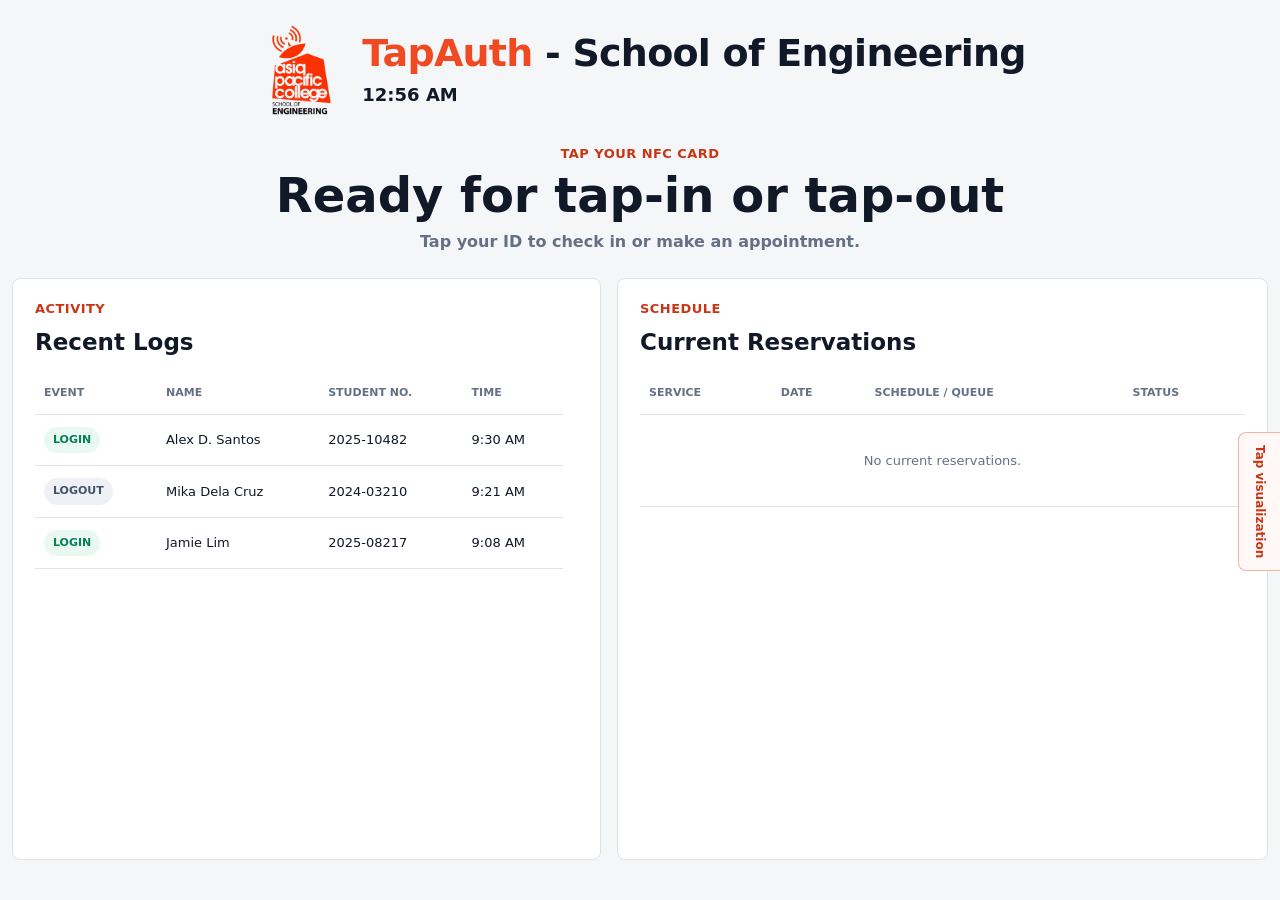
<file: index.html>
<!doctype html>
<html lang="en">
<head>
  <meta charset="utf-8">
  <meta name="viewport" content="width=device-width, initial-scale=1">
  <meta name="description" content="TapAuth NFC attendance and reservations for the School of Engineering.">
  <title>TapAuth - School of Engineering</title>
  <link rel="icon" href="data:,">
  <link rel="stylesheet" href="styles.css?v=20260725-1">
</head>
<body data-runtime="preview">
  <main class="airhub-shell">
    <header class="airhub-header">
      <img class="soe-logo" src="static/soe_airhub_logo.png?v=20260722-10" alt="Asia Pacific College School of Engineering logo" width="92" height="92">
      <div class="brand-block">
        <h1><span>TapAuth</span><strong> - School of Engineering</strong></h1>
        <time id="clock" aria-label="Current time">--:--</time>
      </div>
    </header>

    <section class="tap-stage" aria-labelledby="tap-title" aria-live="polite">
      <p class="tap-kicker">Tap your NFC card</p>
      <h2 id="tap-title">Ready for tap-in or tap-out</h2>
      <p id="tap-message">Tap your ID to check in or make an appointment.</p>
    </section>

    <button id="preview-tap" class="side-tap-control" type="button" aria-label="Open the tap visualization">
      Tap visualization
    </button>

    <div id="tap-dialog-backdrop" class="modal-backdrop" hidden>
      <section class="tap-dialog" role="dialog" aria-modal="true" aria-labelledby="dialog-title">
        <button id="close-dialog" class="dialog-close" type="button" aria-label="Close">&times;</button>

        <div id="tap-choice" class="dialog-step">
          <h2 id="dialog-title">Hey Alex!</h2>
          <p id="dialog-question" class="dialog-question">What would you like to do?</p>
          <p id="dialog-identity" class="identity-line">Alex D. Santos - 2025-10482 - BS Computer Engineering</p>
          <div id="registered-actions" class="dialog-actions">
            <button class="choice-button primary-choice attendance-choice" type="button" data-tap-action="check_in">
              <strong id="attendance-action-title">Check in</strong>
              <span id="attendance-action-description">Record your attendance and enter AIRHub now.</span>
            </button>
            <button class="choice-button" type="button" data-tap-action="appointment">
              <strong>Appointment</strong>
              <span>Reserve the 3D printer or request time with a teacher.</span>
            </button>
          </div>
          <p id="auto-checkin-countdown" class="countdown" role="status">
            Automatic <span id="countdown-action-label">check-in</span> in <strong id="countdown-seconds">10</strong> seconds
          </p>
          <div id="unregistered-actions" class="unregistered-block" hidden>
            <button id="open-registration" class="choice-button primary-choice" type="button">
              <strong>Register this card</strong>
              <span>Add your student details and continue immediately.</span>
            </button>
          </div>
        </div>

        <div id="appointment-choice" class="dialog-step" hidden>
          <h2>Appointment</h2>
          <p class="dialog-question">What would you like to reserve?</p>
          <div class="dialog-actions service-dialog-actions">
            <button class="choice-button service-choice" type="button" data-service="printing">
              <img src="static/3d-printer.png" alt="" width="112" height="112" decoding="async">
              <strong>3D Printer</strong>
            </button>
            <button class="choice-button service-choice" type="button" data-service="teacher">
              <img src="static/teacher-reservation.png" alt="" width="112" height="112" decoding="async">
              <strong>Teacher's Reservation</strong>
            </button>
          </div>
          <button id="back-to-tap" class="text-button" type="button">Back</button>
        </div>

        <div id="registration-code-step" class="dialog-step" hidden>
          <h2>Register this ID</h2>
          <p class="dialog-question">Complete your student profile. This card will be linked automatically.</p>
          <form id="registration-code-form" class="registration-code-form student-registration-form">
            <div class="registration-name-grid">
              <label><span>First name</span><input name="firstname" autocomplete="given-name" maxlength="100" required></label>
              <label><span>Last name</span><input name="lastname" autocomplete="family-name" maxlength="100" required></label>
            </div>
            <label><span>Student number</span><input name="student_no" autocomplete="off" maxlength="64" required></label>
            <label><span>Program / Course</span><input name="course" autocomplete="organization-title" maxlength="100" placeholder="BS Computer Engineering" required></label>
            <p id="registration-code-message" class="code-message" role="alert"></p>
            <button class="primary-action" type="submit">Register and continue</button>
          </form>
          <button id="back-from-registration" class="text-button" type="button">Back</button>
        </div>

        <div id="tap-result" class="dialog-step result-step" role="status" hidden>
          <h2 id="tap-result-title">Check in recorded</h2>
          <p id="tap-result-copy"></p>
          <button id="finish-tap" class="primary-action" type="button">Done</button>
        </div>
      </section>
    </div>

    <div class="dashboard-grid">
      <section class="panel logs-panel" aria-labelledby="logs-title">
        <div class="panel-head">
          <p>Activity</p>
          <h2 id="logs-title">Recent Logs</h2>
        </div>
        <div class="table-wrap">
          <table class="data-table logs-table">
            <thead>
              <tr><th>Event</th><th>Name</th><th>Student No.</th><th>Time</th></tr>
            </thead>
            <tbody id="logs-list">
              <tr><td><span class="event-pill login">Login</span></td><td>Alex D. Santos</td><td>2025-10482</td><td>9:30 AM</td></tr>
              <tr><td><span class="event-pill logout">Logout</span></td><td>Mika Dela Cruz</td><td>2024-03210</td><td>9:21 AM</td></tr>
              <tr><td><span class="event-pill login">Login</span></td><td>Jamie Lim</td><td>2025-08217</td><td>9:08 AM</td></tr>
            </tbody>
          </table>
        </div>
        <button id="toggle-logs" class="table-more" type="button" hidden>
          <span>See more</span>
          <small id="logs-count"></small>
        </button>
      </section>

      <section id="service-panel" class="panel reservations-panel" aria-labelledby="reservations-title">
        <div class="panel-head">
          <p>Schedule</p>
          <h2 id="reservations-title">Current Reservations</h2>
        </div>
        <div class="table-wrap">
          <table class="data-table reservations-table">
            <thead>
              <tr><th>Service</th><th>Date</th><th>Schedule / Queue</th><th>Status</th></tr>
            </thead>
            <tbody id="reservation-list">
              <tr class="empty-row"><td colspan="4">No current reservations.</td></tr>
            </tbody>
          </table>
        </div>
      </section>
    </div>

    <section id="form-panel" class="form-panel" hidden>
      <div class="form-modal-shell" role="dialog" aria-modal="true" aria-label="Reservation request form">
        <div class="form-modal-bar">
          <p>Reservation session closes in <strong id="reservation-countdown">60</strong> seconds</p>
          <button id="cancel-reservation" class="secondary-action" type="button">Cancel</button>
        </div>
        <p id="reservation-form-message" class="form-error" role="alert"></p>
      <form id="teacher-form" class="reservation-form compact-form" data-service="teacher" hidden novalidate>
        <div class="panel-head">
          <p>Appointment request</p>
          <h2>Meet with a Teacher</h2>
        </div>
        <p class="form-identity">Alex D. Santos - 2025-10482 - BS Computer Engineering</p>

        <fieldset>
          <legend>Appointment details</legend>
          <div class="form-grid">
            <label class="wide">
              <span>Teacher</span>
              <select name="teacher" required>
                <option value="">Select a teacher</option>
                <option>Engr. Maria Reyes</option>
                <option>Engr. Daniel Cruz</option>
                <option>Prof. Angela Lim</option>
              </select>
            </label>
            <label><span>Appointment Date</span><input name="date" type="date" required></label>
            <label><span>Preferred Time</span><input name="time" type="time" required></label>
            <label class="wide"><span>Purpose</span><input name="purpose" maxlength="120" required></label>
            <label class="wide"><span>Additional Notes <small>Optional</small></span><textarea name="notes" rows="2" maxlength="500"></textarea></label>
          </div>
        </fieldset>

        <label class="confirmation">
          <input name="confirmation" type="checkbox" required>
          <span>I confirm that the information provided is correct and understand that submitting this form does not automatically approve the appointment.</span>
        </label>
        <button class="primary-action" type="submit">Submit Appointment Request</button>
      </form>

      <form id="printing-form" class="reservation-form compact-form" data-service="printing" hidden novalidate>
        <div class="panel-head">
          <p>Facility request</p>
          <h2>3D Printing Reservation</h2>
        </div>
        <p class="form-identity">Alex D. Santos - 2025-10482 - BS Computer Engineering</p>

        <div class="step-bars" aria-label="Reservation progress">
          <span class="active" data-step-bar="1">Schedule</span>
          <span data-step-bar="2">Model</span>
          <span data-step-bar="3">Confirm</span>
        </div>

        <fieldset class="form-step" data-step="1">
          <legend>Schedule details</legend>
          <div class="form-grid">
            <label>
              <span>Reservation Date</span>
              <input name="date" type="date" required>
              <small>Requests are queued by submission order for this date.</small>
            </label>
            <label>
              <span>Estimated Printing Duration</span>
              <select name="duration" required>
                <option value="">Select duration</option>
                <option value="30">Up to 30 minutes</option>
                <option value="60">Up to 1 hour</option>
                <option value="120">1-2 hours</option>
                <option value="240">2-4 hours</option>
                <option value="480">4-8 hours</option>
              </select>
            </label>
            <label class="wide"><span>Project or Print Name</span><input name="projectName" maxlength="100" required></label>
          </div>
        </fieldset>

        <fieldset class="form-step" data-step="2" hidden>
          <legend>Model file</legend>
          <div class="form-grid">
            <label class="wide file-input">
              <span>Upload 3D Model File</span>
              <input name="modelFile" type="file" accept=".stl,.obj,.3mf" required>
              <small>STL, OBJ, or 3MF. Maximum 100 MB.</small>
            </label>
            <label class="wide"><span>Additional Notes <small>Optional</small></span><textarea name="notes" rows="2" maxlength="500"></textarea></label>
          </div>
        </fieldset>

        <fieldset class="form-step" data-step="3" hidden>
          <legend>Review and confirm</legend>
          <div class="review-card" aria-live="polite">
            <p><span>Date</span><strong data-review="date">-</strong></p>
            <p><span>Duration</span><strong data-review="duration">-</strong></p>
            <p><span>Project</span><strong data-review="projectName">-</strong></p>
            <p><span>File</span><strong data-review="modelFile">-</strong></p>
          </div>
          <label class="confirmation">
            <input name="confirmation" type="checkbox" required>
            <span>I confirm that the information provided is correct and understand that submitting this form does not automatically approve the reservation.</span>
          </label>
          <p class="notice">Reservation requests are subject to schedule availability, file review, machine condition, and approval by the assigned laboratory personnel.</p>
        </fieldset>

        <div class="step-actions">
          <button class="secondary-action" type="button" data-step-prev hidden>Back</button>
          <button class="primary-action" type="button" data-step-next>Next</button>
          <button class="primary-action" type="submit" data-step-submit hidden>Submit Reservation Request</button>
        </div>
      </form>

      <div id="success-message" class="success-message" role="status" hidden>
        <strong>Request submitted</strong>
        <p id="success-copy"></p>
        <button id="new-request" class="secondary-action" type="button">New Request</button>
      </div>
      </div>
    </section>
  </main>
  <script src="script.js?v=20260725-3" defer></script>
</body>
</html>
</file>
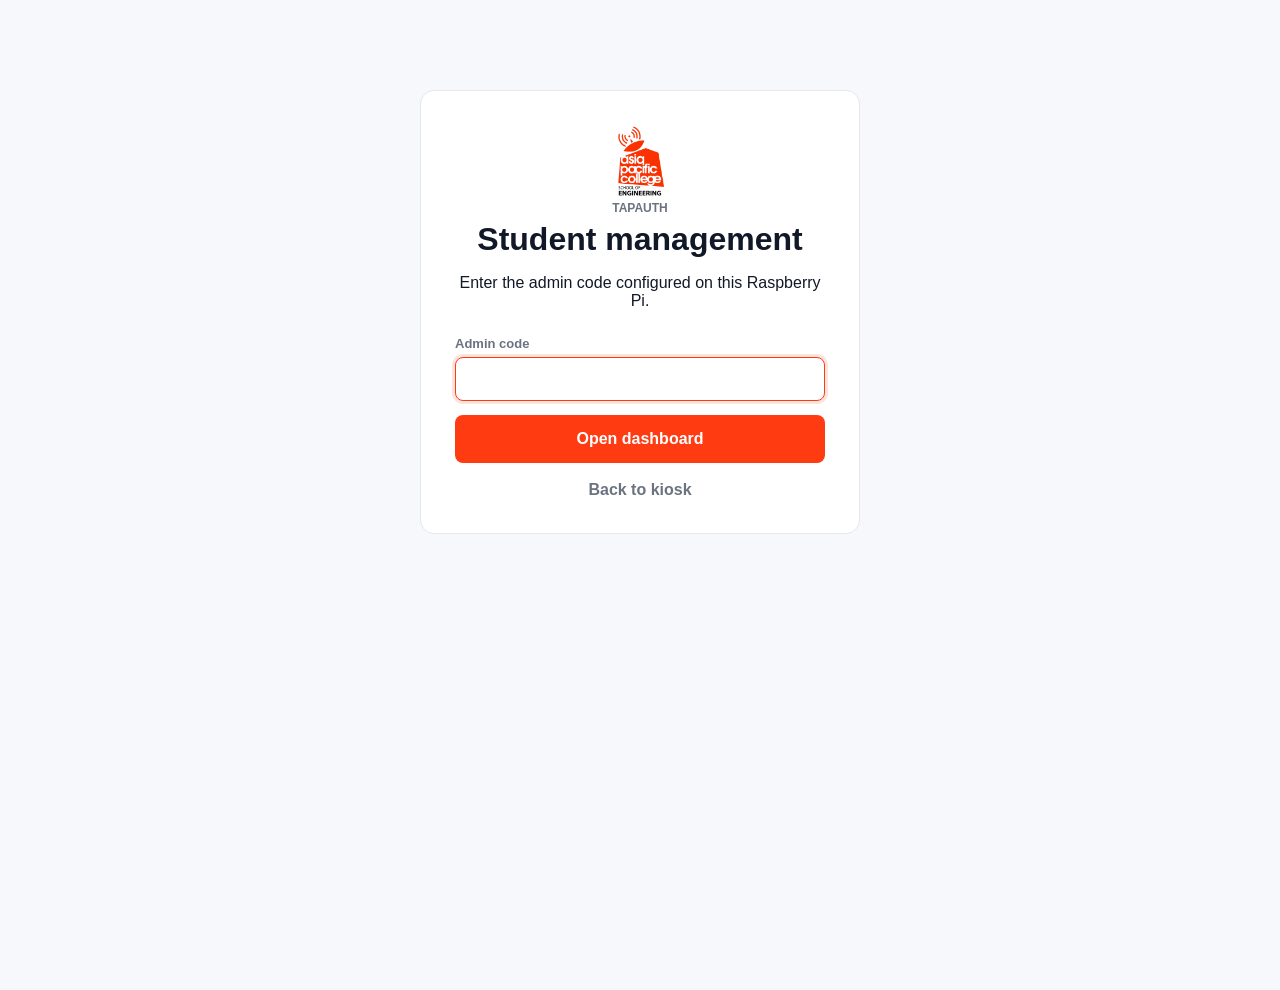
<file: templates/admin_login.html>
<!doctype html>
<html lang="en">
<head>
  <meta charset="utf-8">
  <meta name="viewport" content="width=device-width, initial-scale=1">
  <title>TapAuth Admin</title>
  <link rel="stylesheet" href="/static/app.css">
</head>
<body class="admin-page">
  <main class="admin-login">
    <img src="/static/soe_airhub_logo.png" alt="School of Engineering" width="72" height="72">
    <p class="eyebrow">TapAuth</p>
    <h1>Student management</h1>
    <p>Enter the admin code configured on this Raspberry Pi.</p>
    <form method="get" action="/admin">
      <label><span>Admin code</span><input name="code" type="password" autocomplete="current-password" required autofocus></label>
      <button class="primary-action" type="submit">Open dashboard</button>
    </form>
    <a class="admin-back" href="/">Back to kiosk</a>
  </main>
</body>
</html>
</file>
<file: styles.css>
:root {
  --accent: #f04a23;
  --accent-dark: #c93615;
  --ink: #111827;
  --muted: #667085;
  --line: #dfe3e8;
  --surface: #ffffff;
  --page: #f5f6f8;
  --success: #087f5b;
}

* { box-sizing: border-box; }

body {
  margin: 0;
  min-width: 300px;
  min-height: 100vh;
  background: var(--page);
  color: var(--ink);
  font-family: Inter, ui-sans-serif, system-ui, -apple-system, BlinkMacSystemFont, "Segoe UI", Arial, sans-serif;
  line-height: 1.5;
  -webkit-font-smoothing: antialiased;
  text-rendering: optimizeLegibility;
}

button, input, select, textarea { font: inherit; }

.airhub-shell {
  width: min(1320px, calc(100% - 24px));
  min-height: 100vh;
  min-height: 100svh;
  margin: 0 auto;
  padding: 22px 0 40px;
  display: flex;
  flex-direction: column;
}

.airhub-header {
  display: flex;
  align-items: center;
  justify-content: center;
  gap: 16px;
  min-height: 96px;
}

.soe-logo {
  width: 92px;
  height: 92px;
  object-fit: contain;
}

.brand-block { text-align: left; }
.brand-block h1 { margin: 0; font-size: clamp(25px, 4vw, 38px); line-height: 1.15; letter-spacing: -.02em; }
.brand-block h1 span { color: var(--accent); }
.brand-block h1 strong { color: var(--ink); font-weight: 750; }
.brand-block time { display: block; margin-top: 6px; font-size: 18px; font-weight: 750; }

.tap-stage {
  min-height: 158px;
  padding: 26px 12px 24px;
  text-align: center;
}

.tap-kicker,
.panel-head > p {
  margin: 0 0 6px;
  color: var(--accent-dark);
  font-size: 13px;
  font-weight: 800;
  letter-spacing: .035em;
  text-transform: uppercase;
}

.tap-stage h2 {
  margin: 0;
  font-size: clamp(32px, 5vw, 48px);
  line-height: 1.08;
}

.tap-stage > p:not(.tap-kicker) { margin: 9px 0 0; color: var(--muted); font-weight: 650; }
.tap-stage.verified h2 { color: var(--accent-dark); }
.tap-stage.warning h2 { color: #b42318; }

.side-tap-control {
  position: fixed;
  z-index: 10;
  top: 48%;
  right: 0;
  min-width: 42px;
  padding: 12px 9px;
  border: 1px solid #efb5a7;
  border-right: 0;
  border-radius: 8px 0 0 8px;
  background: #fff8f6;
  color: var(--accent-dark);
  font-size: 12px;
  font-weight: 800;
  writing-mode: vertical-rl;
  cursor: pointer;
}

.side-tap-control:hover { background: #fff0eb; }
.side-tap-control:disabled { opacity: .55; cursor: default; }

.modal-backdrop {
  position: fixed;
  z-index: 100;
  inset: 0;
  display: grid;
  place-items: center;
  padding: 20px;
  background: rgba(17, 24, 39, .58);
  opacity: 1;
  transition: opacity .24s ease;
}

.modal-backdrop.is-closing { opacity: 0; }

.tap-dialog {
  position: relative;
  width: min(820px, 100%);
  max-height: calc(100svh - 32px);
  overflow-y: auto;
  padding: 34px 36px 30px;
  border: 1px solid var(--line);
  border-radius: 10px;
  background: var(--surface);
  box-shadow: 0 20px 60px rgba(17, 24, 39, .22);
}

.dialog-close {
  position: absolute;
  top: 10px;
  right: 12px;
  width: 36px;
  height: 36px;
  border: 0;
  border-radius: 6px;
  background: transparent;
  color: var(--muted);
  font-size: 26px;
  line-height: 1;
  cursor: pointer;
}

.dialog-close:hover { background: #f2f4f7; color: var(--ink); }
.dialog-step { text-align: center; }
.dialog-step h2 { margin: 0; font-size: 32px; line-height: 1.15; }
.dialog-step > p:not(.dialog-kicker) { margin: 8px 0 0; color: var(--muted); }
.dialog-kicker { margin: 0 0 7px; color: var(--accent-dark); font-size: 13px; font-weight: 800; text-transform: uppercase; }
.dialog-question { font-size: 15px; }

.dialog-step .identity-line {
  margin-top: 16px;
  padding: 13px 16px;
  border: 1px solid var(--line);
  border-radius: 8px;
  background: #f8f9fb;
  color: var(--ink);
  font-size: 16px;
  font-weight: 750;
  text-align: center;
}

.dialog-step .countdown {
  display: flex;
  align-items: baseline;
  justify-content: center;
  flex-wrap: nowrap;
  gap: 5px;
  margin-top: 10px;
  color: var(--muted);
  font-size: 11px;
  font-weight: 700;
  line-height: 1.2;
  white-space: nowrap;
}

.countdown strong {
  min-width: 16px;
  color: var(--accent-dark);
  font-size: 14px;
  line-height: 1;
}
.dialog-actions { display: grid; grid-template-columns: 1fr 1fr; gap: 12px; margin-top: 20px; }

.choice-button {
  min-height: 132px;
  padding: 20px;
  border: 1px solid #d4d9e0;
  border-radius: 8px;
  background: #fff;
  color: var(--ink);
  font-size: 19px;
  font-weight: 800;
  text-align: center;
  cursor: pointer;
}

.choice-button strong,
.choice-button span { display: block; }
.choice-button strong { font-size: 21px; }
.choice-button span { margin-top: 8px; color: var(--muted); font-size: 13px; font-weight: 650; line-height: 1.4; }
.choice-button.primary-choice span { color: rgba(255, 255, 255, .88); }

.choice-button:hover { border-color: #efb5a7; background: #fff7f4; color: var(--accent-dark); }
.choice-button.primary-choice { border-color: var(--accent); background: var(--accent); color: #fff; }
.choice-button.primary-choice:hover { background: var(--accent-dark); }
.choice-button:disabled { opacity: .55; cursor: wait; }
.attendance-choice {
  border-width: 3px;
  box-shadow: 0 0 0 4px rgba(240, 74, 35, .16);
}
.attendance-choice strong { font-size: 28px; }
.attendance-choice.is-checkout {
  border-color: #a62919;
  background: #b42318;
  box-shadow: 0 0 0 4px rgba(180, 35, 24, .17);
}
.attendance-choice.is-checkout:hover { background: #8f1c13; }
.service-choice {
  display: grid;
  grid-template-columns: 86px 1fr;
  align-items: center;
  gap: 16px;
  min-height: 118px;
  text-align: left;
}
.service-choice img { width: 86px; height: 86px; object-fit: contain; }
.unregistered-block { margin-top: 24px; }
.unregistered-block .choice-button { width: 100%; }
.text-button { margin-top: 18px; padding: 6px 10px; border: 0; background: transparent; color: var(--accent-dark); font-weight: 750; cursor: pointer; }
.result-step .primary-action { width: 100%; margin-top: 22px; }
body.modal-open { overflow: hidden; }

.registration-code-form { display: grid; gap: 10px; margin-top: 24px; text-align: left; }
.registration-code-form label { color: var(--muted); font-size: 13px; font-weight: 750; }
.registration-code-form .primary-action { width: 100%; margin-top: 2px; }
.student-registration-form { margin: 18px auto 0; max-width: 620px; }
.registration-name-grid { display: grid; gap: 14px; grid-template-columns: 1fr 1fr; }
.student-registration-form input { min-height: 48px; }

@media (max-width: 620px) {
  .registration-name-grid { grid-template-columns: 1fr; }
}
.code-message { min-height: 20px; margin: 0; color: #b42318; font-size: 12px; }

.dashboard-grid {
  display: grid;
  grid-template-columns: minmax(0, .95fr) minmax(0, 1.05fr);
  gap: 16px;
  align-items: stretch;
  flex: 1;
}

.panel {
  padding: 20px 22px;
  border: 1px solid var(--line);
  border-radius: 8px;
  background: var(--surface);
}

.form-panel {
  position: fixed;
  z-index: 90;
  inset: 0;
  overflow: hidden;
  display: grid;
  place-items: center;
  padding: 32px 20px;
  background: rgba(15, 23, 42, .56);
}

.form-modal-shell {
  width: min(820px, 100%);
  max-height: min(640px, calc(100svh - 56px));
  overflow-y: auto;
  scrollbar-gutter: stable;
  margin: 0 auto;
  padding: 26px 30px 24px;
  border: 1px solid rgba(228, 231, 236, .95);
  border-radius: 20px;
  background: var(--surface);
  box-shadow: 0 24px 70px rgba(15, 23, 42, .26);
}

.form-modal-bar {
  position: static;
  z-index: 2;
  display: flex;
  align-items: center;
  justify-content: space-between;
  gap: 12px;
  margin: 0 0 22px;
  padding: 0;
  border: 0;
  border-radius: 0;
  background: transparent;
}

.form-modal-bar p {
  margin: 0;
  padding: 0;
  border-radius: 0;
  background: transparent;
  color: #475467;
  font-size: 12px;
  font-weight: 600;
  white-space: nowrap;
}
.form-modal-bar strong { color: var(--accent-dark); font-size: 14px; }
.form-error { color: #b42318; font-size: 13px; font-weight: 700; margin: 0 0 8px; min-height: 18px; }
body.form-modal-open { overflow: hidden; }
.panel-head { margin-bottom: 14px; }
.panel-head h2 { margin: 0; font-size: 23px; }

.table-wrap { overflow-x: auto; }
.logs-panel {
  min-height: 0;
  display: flex;
  flex-direction: column;
}
.logs-panel .table-wrap {
  min-height: 0;
  scrollbar-gutter: stable;
}
.logs-panel.is-expanded .table-wrap {
  max-height: clamp(220px, calc(100svh - 360px), 620px);
  overflow-y: auto;
}
.logs-panel.is-expanded .data-table thead {
  position: sticky;
  z-index: 1;
  top: 0;
  background: var(--surface);
}
.table-more {
  align-self: flex-start;
  margin-top: 12px;
  padding: 5px 0;
  border: 0;
  background: transparent;
  color: var(--accent-dark);
  font-size: 12px;
  font-weight: 800;
  cursor: pointer;
}
.table-more small {
  margin-left: 5px;
  color: var(--muted);
  font-size: 11px;
  font-weight: 700;
}
.table-more:hover { color: var(--ink); }
.table-more:focus-visible { outline: 3px solid rgba(240, 74, 35, .22); outline-offset: 3px; }
.data-table { width: 100%; border-collapse: collapse; }
.data-table th,
.data-table td { padding: 12px 9px; border-bottom: 1px solid var(--line); text-align: left; white-space: nowrap; }
.data-table th { color: var(--muted); font-size: 11px; text-transform: uppercase; }
.data-table td { font-size: 13px; }
.data-table .empty-row td { height: 92px; color: var(--muted); text-align: center; white-space: normal; }

.event-pill,
.status-pill { display: inline-block; padding: 5px 9px; border-radius: 999px; font-size: 11px; font-weight: 850; text-transform: uppercase; }
.event-pill.login,
.status-pill.approved { background: #eaf8f2; color: var(--success); }
.event-pill.logout { background: #eef1f5; color: #475467; }
.status-pill.pending { background: #fff0eb; color: var(--accent-dark); }

.reservation-form { display: grid; gap: 20px; padding: 0; }
.compact-form { gap: 20px; }
.compact-form .panel-head { margin-bottom: 0; }
.compact-form .panel-head {
  display: grid;
  gap: 10px;
  padding-bottom: 18px;
  border-bottom: 1px solid #eef0f3;
}
.compact-form .panel-head > p {
  margin: 0;
  color: var(--accent-dark);
  font-size: 11px;
  font-weight: 800;
  letter-spacing: .05em;
}
.compact-form .panel-head h2 { font-size: 27px; letter-spacing: -.015em; font-weight: 780; }
.compact-form fieldset { padding-top: 2px; }
.compact-form legend { margin-bottom: 14px; color: #101828; font-size: 14px; }
.compact-form .form-grid { column-gap: 18px; row-gap: 16px; }
.step-bars {
  display: grid;
  grid-template-columns: repeat(3, 1fr);
  gap: 10px;
  margin: 2px 0 4px;
}

.step-bars span {
  min-height: 28px;
  display: block;
  border-top: 4px solid #eaecf0;
  padding-top: 8px;
  border-radius: 0;
  background: transparent;
  color: #667085;
  font-size: 11px;
  font-weight: 800;
  text-align: left;
}

.step-bars span.active {
  border-color: var(--accent);
  color: var(--accent-dark);
}

.step-bars span.done {
  border-color: #f7a088;
  color: var(--accent-dark);
}

.form-step { min-height: 164px; }

.step-actions {
  display: grid;
  grid-template-columns: 150px 1fr;
  gap: 10px;
  align-items: center;
}

.step-actions .primary-action { grid-column: 2; }
.step-actions .secondary-action + .primary-action { grid-column: auto; }
.step-actions .secondary-action[hidden] + .primary-action { grid-column: 1 / -1; }

.review-card {
  display: grid;
  gap: 0;
  margin-bottom: 14px;
  padding: 0;
  border: 0;
  border-radius: 0;
  background: transparent;
}

.review-card p {
  display: grid;
  grid-template-columns: 95px minmax(0, 1fr);
  gap: 12px;
  margin: 0;
  padding: 9px 0;
  border-bottom: 1px solid #eef0f3;
  color: #475467;
  font-size: 12px;
}

.review-card strong {
  min-width: 0;
  overflow: hidden;
  color: var(--ink);
  font-weight: 750;
  text-overflow: ellipsis;
  white-space: nowrap;
}

.form-identity {
  margin: 0;
  padding: 0 0 14px;
  border: 0;
  border-bottom: 1px solid #eef0f3;
  border-radius: 0;
  background: transparent;
  color: #475467;
  font-size: 12px;
  font-weight: 700;
}
fieldset { min-width: 0; margin: 0; padding: 0; border: 0; }
legend { margin-bottom: 12px; font-size: 14px; font-weight: 800; }
.form-grid { display: grid; grid-template-columns: repeat(2, minmax(0, 1fr)); gap: 14px; }
.wide { grid-column: 1 / -1; }
label > span { display: block; margin-bottom: 6px; color: #667085; font-size: 12px; font-weight: 680; }
label small { font-weight: 400; }

input, select, textarea {
  width: 100%;
  border: 1px solid #cfd4dc;
  border-radius: 7px;
  background: #fff;
  color: var(--ink);
}
input, select { min-height: 44px; padding: 10px 12px; }
textarea { padding: 10px 12px; resize: vertical; }
input[readonly] { background: #f7f8fa; }
input:focus, select:focus, textarea:focus { border-color: var(--accent); box-shadow: 0 0 0 3px rgba(240, 74, 35, .14); outline: none; }
.file-input > small { display: block; margin-top: 5px; color: var(--muted); font-size: 11px; }

.confirmation { display: grid; grid-template-columns: auto 1fr; gap: 8px; color: #475467; font-size: 11px; line-height: 1.35; }
.confirmation input { width: 17px; min-height: 17px; margin: 2px 0 0; accent-color: var(--accent); }
.notice {
  margin: 0;
  padding: 0 0 0 10px;
  border-left: 2px solid var(--accent);
  background: transparent;
  color: var(--muted);
  font-size: 11px;
}

.form-panel .compact-form :is(input:not([type="checkbox"]):not([type="file"]), select, textarea) {
  min-height: 46px;
  padding: 10px 2px;
  border: 0;
  border-bottom: 1px solid #cfd4dc;
  border-radius: 0;
  background-color: transparent;
  box-shadow: none;
}
.form-panel .compact-form textarea { min-height: 78px; }
.form-panel .compact-form :is(input:not([type="checkbox"]):not([type="file"]), select, textarea):focus {
  border-color: var(--accent);
  background-color: #fff;
  box-shadow: none;
}
.form-panel .compact-form input[type="file"] {
  min-height: 46px;
  padding: 7px 0;
  border: 0;
  border-bottom: 1px solid #cfd4dc;
  border-radius: 0;
  background: transparent;
  color: #344054;
  font-size: 12px;
}
.form-panel .compact-form input[type="file"]::file-selector-button {
  margin-right: 10px;
  padding: 7px 11px;
  border: 0;
  border-radius: 7px;
  background: #fff0eb;
  color: var(--accent-dark);
  font-weight: 700;
  cursor: pointer;
}
.form-panel .compact-form label > span { margin-bottom: 6px; font-size: 12px; }
.form-panel .compact-form label > small { display: block; margin-top: 5px; color: var(--muted); font-size: 10px; }

.primary-action,
.secondary-action {
  border: 0;
  border-radius: 7px;
  cursor: pointer;
  font-weight: 750;
}
.primary-action { min-height: 44px; padding: 10px 16px; background: var(--accent); color: white; }
.primary-action:hover { background: var(--accent-dark); }
.secondary-action { padding: 10px 13px; background: #fff3ef; color: var(--accent-dark); }
.primary-action:focus-visible,
.secondary-action:focus-visible,
.choice-button:focus-visible,
.dialog-close:focus-visible,
.text-button:focus-visible,
.side-tap-control:focus-visible { outline: 3px solid rgba(240, 74, 35, .22); outline-offset: 2px; }

.success-message { padding: 18px; border: 1px solid #b7e4cc; border-radius: 7px; background: #eefdf6; color: var(--success); }
.success-message p { margin: 4px 0 13px; }

[hidden] { display: none !important; }

@media (max-width: 850px) {
  .dashboard-grid { grid-template-columns: 1fr; }
}

@media (min-width: 851px) and (max-height: 760px) {
  .airhub-shell {
    width: calc(100% - 24px);
    padding: 10px 0;
  }

  .airhub-header {
    min-height: 70px;
    gap: 13px;
  }

  .soe-logo {
    width: 68px;
    height: 68px;
  }

  .brand-block h1 { font-size: 32px; }
  .brand-block time { margin-top: 2px; font-size: 16px; }

  .tap-stage {
    min-height: 112px;
    padding: 14px 10px 16px;
  }

  .tap-stage h2 { font-size: 40px; }
  .tap-stage > p:not(.tap-kicker) { margin-top: 5px; }

  .dashboard-grid { gap: 12px; }
  .panel { padding: 16px 18px; }
  .panel-head { margin-bottom: 10px; }
  .panel-head h2 { font-size: 21px; }
  .data-table th,
  .data-table td { padding: 9px 8px; }

  .tap-dialog {
    width: min(760px, 100%);
    padding: 28px 34px 24px;
  }

  .dialog-step h2 { font-size: 30px; }
  .dialog-step .identity-line { margin-top: 12px; padding: 10px 14px; }
  .dialog-actions { margin-top: 16px; }
  .choice-button { min-height: 116px; padding: 16px; }
  .attendance-choice strong { font-size: 25px; }
  .service-choice { grid-template-columns: 74px 1fr; min-height: 102px; }
  .service-choice img { width: 74px; height: 74px; }

  .form-modal-shell {
    width: min(800px, 100%);
    max-height: min(630px, calc(100svh - 50px));
    padding: 20px 22px 18px;
  }

  .form-modal-bar {
    top: 0;
    margin: 0 0 16px;
    padding: 0;
  }

  .compact-form .panel-head { gap: 8px; padding-bottom: 14px; }
  .compact-form .panel-head h2 { font-size: 25px; }
  .reservation-form { padding: 0; gap: 15px; }
  .compact-form legend { margin-bottom: 11px; }
  .compact-form .form-grid { row-gap: 12px; }
  .form-step { min-height: 150px; }
  .step-bars span { min-height: 30px; }
  .form-panel .compact-form :is(input:not([type="checkbox"]):not([type="file"]), select, textarea),
  .form-panel .compact-form input[type="file"] {
    min-height: 42px;
  }
  .form-panel .compact-form textarea { min-height: 64px; }
  .primary-action { min-height: 42px; }
}

@media (max-width: 620px) {
  .airhub-shell { width: min(100% - 20px, 1180px); padding-top: 12px; }
  .airhub-header { align-items: center; gap: 10px; }
  .soe-logo { width: 68px; height: 68px; }
  .brand-block h1 { font-size: 23px; }
  .brand-block time { font-size: 15px; }
  .tap-stage { min-height: 140px; padding: 22px 6px; }
  .panel { padding: 17px 14px; }
  .form-grid,
  .dialog-actions { grid-template-columns: 1fr; }
  .wide { grid-column: auto; }
  .side-tap-control { top: auto; bottom: 18px; writing-mode: horizontal-tb; border-right: 1px solid #efb5a7; border-radius: 7px 0 0 7px; }
  .tap-dialog { padding: 26px 18px 20px; }
  .choice-button { min-height: 96px; }
  .service-choice { grid-template-columns: 76px 1fr; min-height: 112px; gap: 12px; }
  .service-choice img { width: 76px; height: 76px; }
  .dialog-step h2 { font-size: 28px; }
  .form-panel { padding: 10px; }
  .form-modal-shell { padding: 16px; max-height: calc(100svh - 20px); }
  .form-modal-bar { top: 0; margin: 0 0 14px; padding: 0; }
  .reservation-form { padding: 0; }
}
</file>
<file: static/app.css>
:root {
    --accent: #ff3b12;
    --accent-dark: #d92d0b;
    --ink: #111827;
    --muted: #6b7280;
    --line: #e5e7eb;
    --surface: #ffffff;
    --page: #f7f8fb;
    --success: #087f5b;
    --error: #b42318;
}

* {
    box-sizing: border-box;
}

body {
    margin: 0;
    min-height: 100vh;
    background: var(--page);
    color: var(--ink);
    font-family: "Aptos", "Segoe UI", "Helvetica Neue", Arial, sans-serif;
}

a {
    color: inherit;
    text-decoration: none;
}

.shell {
    width: min(1180px, calc(100% - 32px));
    margin: 0 auto;
    padding: 24px 0 40px;
}

.topbar {
    align-items: center;
    background: var(--surface);
    border: 1px solid var(--line);
    border-radius: 8px;
    display: flex;
    justify-content: space-between;
    min-height: 76px;
    padding: 12px 16px;
}

.brand {
    align-items: center;
    display: flex;
    gap: 12px;
}

.brand img {
    height: 52px;
    object-fit: contain;
    width: 52px;
}

.brand strong,
.brand small {
    display: block;
}

.brand strong {
    font-size: 18px;
}

.brand small,
.label,
.eyebrow {
    color: var(--muted);
    font-size: 12px;
}

.nav {
    align-items: center;
    display: flex;
    gap: 8px;
}

.nav a {
    border: 1px solid transparent;
    border-radius: 8px;
    color: var(--muted);
    font-weight: 600;
    padding: 10px 14px;
}

.nav a.active,
.nav a:hover {
    border-color: #ffd2c7;
    color: var(--accent-dark);
    background: #fff4f1;
}

.status-strip {
    display: grid;
    gap: 12px;
    grid-template-columns: repeat(3, 1fr);
    margin: 16px 0;
}

.status-strip > div,
.panel {
    background: var(--surface);
    border: 1px solid var(--line);
    border-radius: 8px;
}

.status-strip > div {
    padding: 14px 16px;
}

.status-strip strong {
    display: block;
    margin-top: 4px;
}

.workspace {
    display: grid;
    gap: 16px;
}

.two-column {
    grid-template-columns: 0.85fr 1.15fr;
}

.panel {
    padding: 22px;
}

.panel-head {
    margin-bottom: 18px;
}

.panel-head.row,
.log-hero {
    align-items: center;
    display: flex;
    justify-content: space-between;
    gap: 16px;
}

.eyebrow {
    font-weight: 700;
    letter-spacing: 0;
    margin: 0 0 6px;
    text-transform: uppercase;
}

h1,
h2 {
    margin: 0;
}

h1 {
    font-size: 32px;
    line-height: 1.15;
}

h2 {
    font-size: 24px;
}

.scan-card {
    align-items: center;
    background: #fff8f6;
    border: 1px solid #ffd2c7;
    border-radius: 8px;
    display: flex;
    gap: 14px;
    margin-top: 24px;
    padding: 18px;
}

.scan-card.compact {
    margin-top: 0;
    min-width: 260px;
}

.scan-card strong {
    display: block;
    font-size: 18px;
    margin-top: 4px;
    overflow-wrap: anywhere;
}

.pulse {
    background: var(--accent);
    border-radius: 999px;
    box-shadow: 0 0 0 8px rgba(255, 59, 18, 0.12);
    display: block;
    height: 14px;
    width: 14px;
}

.form-grid {
    display: grid;
    gap: 14px;
    grid-template-columns: repeat(2, minmax(0, 1fr));
}

label span {
    color: var(--muted);
    display: block;
    font-size: 13px;
    font-weight: 700;
    margin-bottom: 6px;
}

input {
    background: #fff;
    border: 1px solid #d1d5db;
    border-radius: 8px;
    color: var(--ink);
    font: inherit;
    min-height: 44px;
    padding: 10px 12px;
    width: 100%;
}

input:focus {
    border-color: var(--accent);
    box-shadow: 0 0 0 3px rgba(255, 59, 18, 0.14);
    outline: none;
}

.primary-action,
.secondary-action {
    border: 0;
    border-radius: 8px;
    cursor: pointer;
    font: inherit;
    font-weight: 700;
}

.primary-action {
    background: var(--accent);
    color: #fff;
    grid-column: 1 / -1;
    min-height: 48px;
}

.primary-action:hover {
    background: var(--accent-dark);
}

.secondary-action {
    background: #fff4f1;
    color: var(--accent-dark);
    padding: 10px 14px;
}

.message {
    color: var(--muted);
    min-height: 22px;
}

.message.success {
    color: var(--success);
}

.message.error {
    color: var(--error);
}

.table-wrap {
    overflow-x: auto;
}

.logs-table {
    border-collapse: collapse;
    width: 100%;
}

.logs-table th,
.logs-table td {
    border-bottom: 1px solid var(--line);
    padding: 13px 10px;
    text-align: left;
    vertical-align: middle;
}

.logs-table th {
    color: var(--muted);
    font-size: 12px;
    text-transform: uppercase;
}

.logs-table code {
    background: #f3f4f6;
    border-radius: 6px;
    padding: 4px 6px;
}

.status-pill {
    background: #eefdf6;
    border-radius: 999px;
    color: var(--success);
    display: inline-block;
    font-size: 12px;
    font-weight: 700;
    padding: 5px 8px;
}

@media (max-width: 820px) {
    .topbar,
    .log-hero,
    .panel-head.row {
        align-items: stretch;
        flex-direction: column;
    }

    .status-strip,
    .two-column,
    .form-grid {
        grid-template-columns: 1fr;
    }

    .scan-card.compact {
        min-width: 0;
    }
}

.logs-shell {
    width: min(1060px, calc(100% - 32px));
}

.public-header {
    align-items: center;
    display: flex;
    flex-direction: column;
    padding: 26px 0 18px;
    text-align: center;
}

.logo-row {
    align-items: center;
    display: flex;
    gap: 18px;
    justify-content: center;
    margin-bottom: 12px;
}

.logo-row img {
    height: 76px;
    object-fit: contain;
    width: 76px;
}

.public-header h1 {
    font-size: 34px;
}

.public-header p {
    color: var(--muted);
    font-size: 18px;
    font-weight: 700;
    margin: 4px 0 10px;
}

.public-header time {
    color: var(--ink);
    font-size: 22px;
    font-weight: 800;
}

.logs-panel {
    background: var(--surface);
    border: 1px solid var(--line);
    border-radius: 8px;
    padding: 20px 22px;
}

.logs-head {
    align-items: end;
    display: flex;
    gap: 18px;
    justify-content: space-between;
    margin-bottom: 16px;
}

.logs-head p {
    color: var(--accent-dark);
    font-size: 16px;
    font-weight: 700;
    margin: 0 0 6px;
}

@media (max-width: 820px) {
    .logs-head {
        align-items: stretch;
        flex-direction: column;
    }
}

.tap-page {
    background: #f7f8fb;
    overflow-x: hidden;
}

.admin-page { background: #f7f8fb; }
.admin-shell { margin: 0 auto; max-width: 1180px; padding: 24px 18px 48px; }
.admin-header, .admin-toolbar { align-items: center; display: flex; justify-content: space-between; gap: 20px; }
.admin-header { border-bottom: 1px solid var(--line); padding-bottom: 18px; }
.admin-header nav { display: flex; gap: 18px; font-weight: 700; }
.admin-header nav a:hover { color: var(--accent-dark); }
.admin-toolbar { padding: 34px 0 20px; }
.admin-search { width: min(380px, 100%); }
.admin-table-panel { background: #fff; border: 1px solid var(--line); border-radius: 12px; padding: 8px 18px 16px; }
.admin-section-heading { padding-top: 42px; }
.status-select { background: #fff; border: 1px solid #d1d5db; border-radius: 8px; min-height: 38px; padding: 7px 9px; }
.danger-link { background: none; border: 0; color: var(--error); cursor: pointer; font: inherit; font-weight: 700; }
.admin-login { background: #fff; border: 1px solid var(--line); border-radius: 14px; margin: 10vh auto; max-width: 440px; padding: 34px; text-align: center; }
.admin-login form { display: grid; gap: 14px; margin: 26px 0 18px; text-align: left; }
.admin-login .primary-action { width: 100%; }
.admin-back { color: var(--muted); font-weight: 700; }
.sr-only { height: 1px; margin: -1px; overflow: hidden; padding: 0; position: absolute; width: 1px; clip: rect(0,0,0,0); }

@media (max-width: 700px) {
  .admin-header, .admin-toolbar { align-items: stretch; flex-direction: column; }
  .admin-search { width: 100%; }
}

.tap-shell {
    margin: 0 auto;
    max-width: 1020px;
    min-height: 100vh;
    padding: 18px 14px 24px;
    position: relative;
    z-index: 1;
}

.tap-header {
    align-items: center;
    display: flex;
    flex-direction: column;
    text-align: center;
}

.tap-header img {
    height: 96px;
    object-fit: contain;
    width: 96px;
}

.tap-header h1 {
    font-size: 32px;
    margin-top: 4px;
}

.tap-header p {
    color: var(--muted);
    font-size: 18px;
    font-weight: 800;
    margin: 4px 0 8px;
}

.tap-header time {
    font-size: 20px;
    font-weight: 800;
}

.tap-header h1,
.tap-stage h2,
.logs-head h2 {
    font-family: "Aptos Display", "Segoe UI", "Helvetica Neue", Arial, sans-serif;
    letter-spacing: 0;
}

.tap-stage {
    margin: 18px auto 14px;
    min-height: 118px;
    text-align: center;
}

.tap-kicker {
    color: var(--accent-dark);
    font-size: 15px;
    font-weight: 800;
    margin: 0 0 8px;
    text-transform: uppercase;
}

.tap-stage h2 {
    font-size: 48px;
    line-height: 1;
}

.tap-stage h2.tap-flash {
    color: var(--accent-dark);
}

.tap-stage > p:last-child {
    color: var(--muted);
    font-size: 16px;
    font-weight: 700;
}

.tap-logs {
    background: #fff;
}

@media (max-width: 700px) {
    .tap-header img { height: 84px; width: 84px; }
    .tap-stage { min-height: 112px; }
}
</file>
